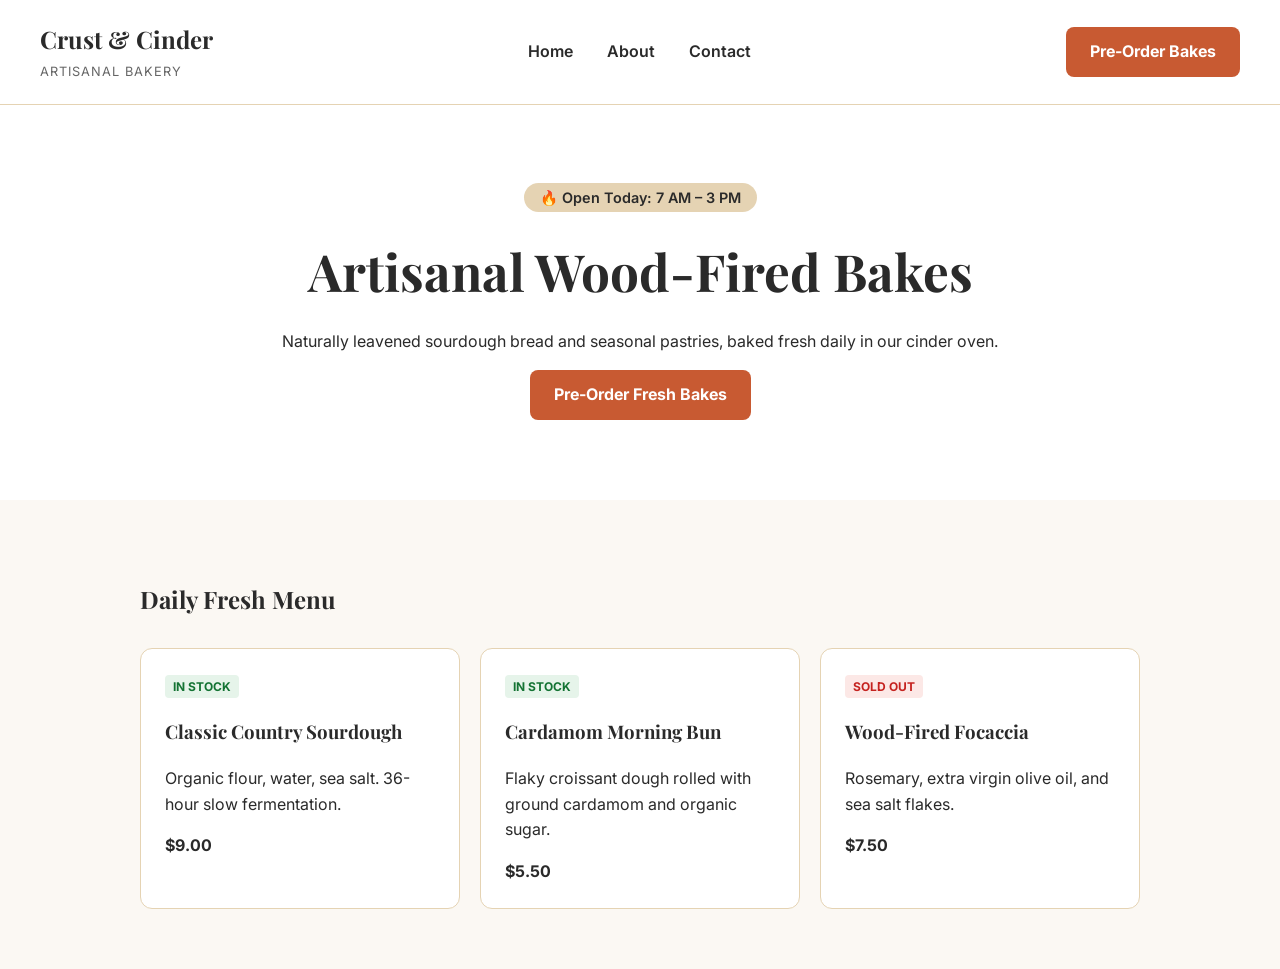
<file: about.html>
<!DOCTYPE html>
<html lang="en">
<head>
    <meta charset="UTF-8">
    <meta name="viewport" content="width=device-width, initial-scale=1.0">
    <title>Crust & Cinder | Artisanal Wood-Fired Bakery</title>
    <link rel="stylesheet" href="style.css">
    <link href="https://fonts.googleapis.com/css2?family=Inter:wght@400;600;700&family=Playfair+Display:wght@700&display=swap" rel="stylesheet">
</head>
<body>

    <header class="navbar">
        <div class="logo">
            <h2>Crust & Cinder</h2>
            <span>Artisanal Bakery</span>
        </div>
        <nav class="nav-links">
            <a href="index.html">Home</a>
            <a href="about.html">About</a>
            <a href="contact.html">Contact</a>
        </nav>
        <a href="#menu" class="btn-primary">Pre-Order Bakes</a>
    </header>

    <section class="hero">
        <span class="badge">🔥 Open Today: 7 AM – 3 PM</span>
        <h1>Artisanal Wood-Fired Bakes</h1>
        <p>Naturally leavened sourdough bread and seasonal pastries, baked fresh daily in our cinder oven.</p>
        <a href="#menu" class="btn-primary">Pre-Order Fresh Bakes</a>
    </section>

    <section id="menu" class="section">
        <h2>Daily Fresh Menu</h2>
        <div class="menu-grid">
            <div class="menu-card">
                <span class="status-badge in-stock">In Stock</span>
                <h3>Classic Country Sourdough</h3>
                <p>Organic flour, water, sea salt. 36-hour slow fermentation.</p>
                <strong>$9.00</strong>
            </div>
            <div class="menu-card">
                <span class="status-badge in-stock">In Stock</span>
                <h3>Cardamom Morning Bun</h3>
                <p>Flaky croissant dough rolled with ground cardamom and organic sugar.</p>
                <strong>$5.50</strong>
            </div>
            <div class="menu-card">
                <span class="status-badge sold-out">Sold Out</span>
                <h3>Wood-Fired Focaccia</h3>
                <p>Rosemary, extra virgin olive oil, and sea salt flakes.</p>
                <strong>$7.50</strong>
            </div>
        </div>
    </section>

</body>
</html>
</file>
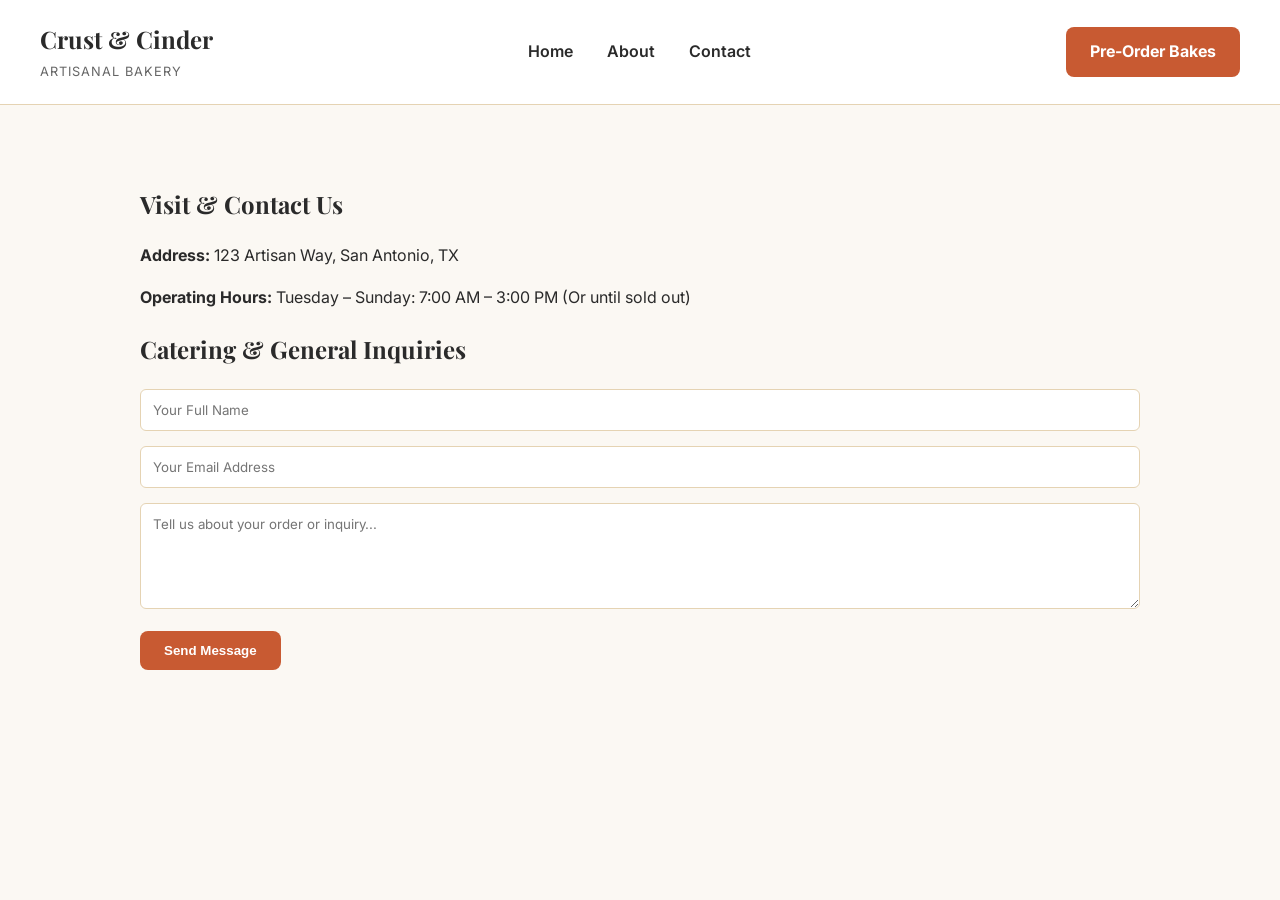
<file: contact.html>
<!DOCTYPE html>
<html lang="en">
<head>
    <meta charset="UTF-8">
    <meta name="viewport" content="width=device-width, initial-scale=1.0">
    <title>Contact Us | Crust & Cinder</title>
    <link rel="stylesheet" href="style.css">
    <link href="https://fonts.googleapis.com/css2?family=Inter:wght@400;600;700&family=Playfair+Display:wght@700&display=swap" rel="stylesheet">
</head>
<body>

    <header class="navbar">
        <div class="logo">
            <h2>Crust & Cinder</h2>
            <span>Artisanal Bakery</span>
        </div>
        <nav class="nav-links">
            <a href="index.html">Home</a>
            <a href="about.html">About</a>
            <a href="contact.html">Contact</a>
        </nav>
        <a href="index.html#menu" class="btn-primary">Pre-Order Bakes</a>
    </header>

    <section class="section">
        <h1>Visit & Contact Us</h1>
        <p><strong>Address:</strong> 123 Artisan Way, San Antonio, TX</p>
        <p><strong>Operating Hours:</strong> Tuesday – Sunday: 7:00 AM – 3:00 PM (Or until sold out)</p>
        
        <h2>Catering & General Inquiries</h2>
        <form>
            <div class="form-group">
                <input type="text" placeholder="Your Full Name" required>
            </div>
            <div class="form-group">
                <input type="email" placeholder="Your Email Address" required>
            </div>
            <div class="form-group">
                <textarea rows="5" placeholder="Tell us about your order or inquiry..." required></textarea>
            </div>
            <button type="submit" class="btn-primary">Send Message</button>
        </form>
    </section>

</body>
</html>
</file>
<file: style.css>
:root {
    --charcoal: #2A2A2A;
    --wheat: #E5D3B3;
    --terracotta: #C85A32;
    --terracotta-hover: #A34322;
    --cream: #FBF8F3;
}

body {
    font-family: 'Inter', sans-serif;
    background-color: var(--cream);
    color: var(--charcoal);
    margin: 0;
    line-height: 1.6;
}

h1, h2, h3 {
    font-family: 'Playfair Display', serif;
}

/* Navigation Header */
.navbar {
    display: flex;
    justify-content: space-between;
    align-items: center;
    padding: 20px 40px;
    background-color: #FFFFFF;
    border-bottom: 1px solid var(--wheat);
}

.logo h2 {
    margin: 0;
    font-size: 1.5rem;
}

.logo span {
    font-size: 0.8rem;
    text-transform: uppercase;
    letter-spacing: 1px;
    color: #666;
}

.nav-links a {
    margin: 0 15px;
    text-decoration: none;
    color: var(--charcoal);
    font-weight: 600;
}

.nav-links a:hover {
    color: var(--terracotta);
}

/* Primary CTA Button */
.btn-primary {
    background-color: var(--terracotta);
    color: #FFFFFF;
    padding: 12px 24px;
    border-radius: 8px;
    text-decoration: none;
    font-weight: 700;
    display: inline-block;
    transition: background 0.2s;
    border: none;
    cursor: pointer;
}

.btn-primary:hover {
    background-color: var(--terracotta-hover);
}

/* Page Layout Containers */
.hero {
    text-align: center;
    padding: 80px 20px;
    background-color: #FFFFFF;
}

.badge {
    background-color: var(--wheat);
    padding: 6px 16px;
    border-radius: 20px;
    font-size: 0.9rem;
    font-weight: 600;
}

.hero h1 {
    font-size: 3.2rem;
    margin: 20px 0 10px;
}

.section {
    padding: 60px 40px;
    max-width: 1000px;
    margin: 0 auto;
}

/* Menu Grid */
.menu-grid {
    display: grid;
    grid-template-columns: repeat(auto-fit, minmax(280px, 1fr));
    gap: 20px;
    margin-top: 30px;
}

.menu-card {
    background-color: #FFFFFF;
    padding: 24px;
    border-radius: 12px;
    border: 1px solid var(--wheat);
}

.status-badge {
    font-size: 0.75rem;
    font-weight: 700;
    padding: 4px 8px;
    border-radius: 4px;
    text-transform: uppercase;
}

.in-stock { background-color: #E6F4EA; color: #137333; }
.sold-out { background-color: #FCE8E6; color: #C5221F; }

/* Contact Form */
.form-group {
    margin-bottom: 15px;
}

.form-group input, .form-group textarea {
    width: 100%;
    padding: 12px;
    border: 1px solid var(--wheat);
    border-radius: 6px;
    font-family: inherit;
    box-sizing: border-box;
}
</file>
